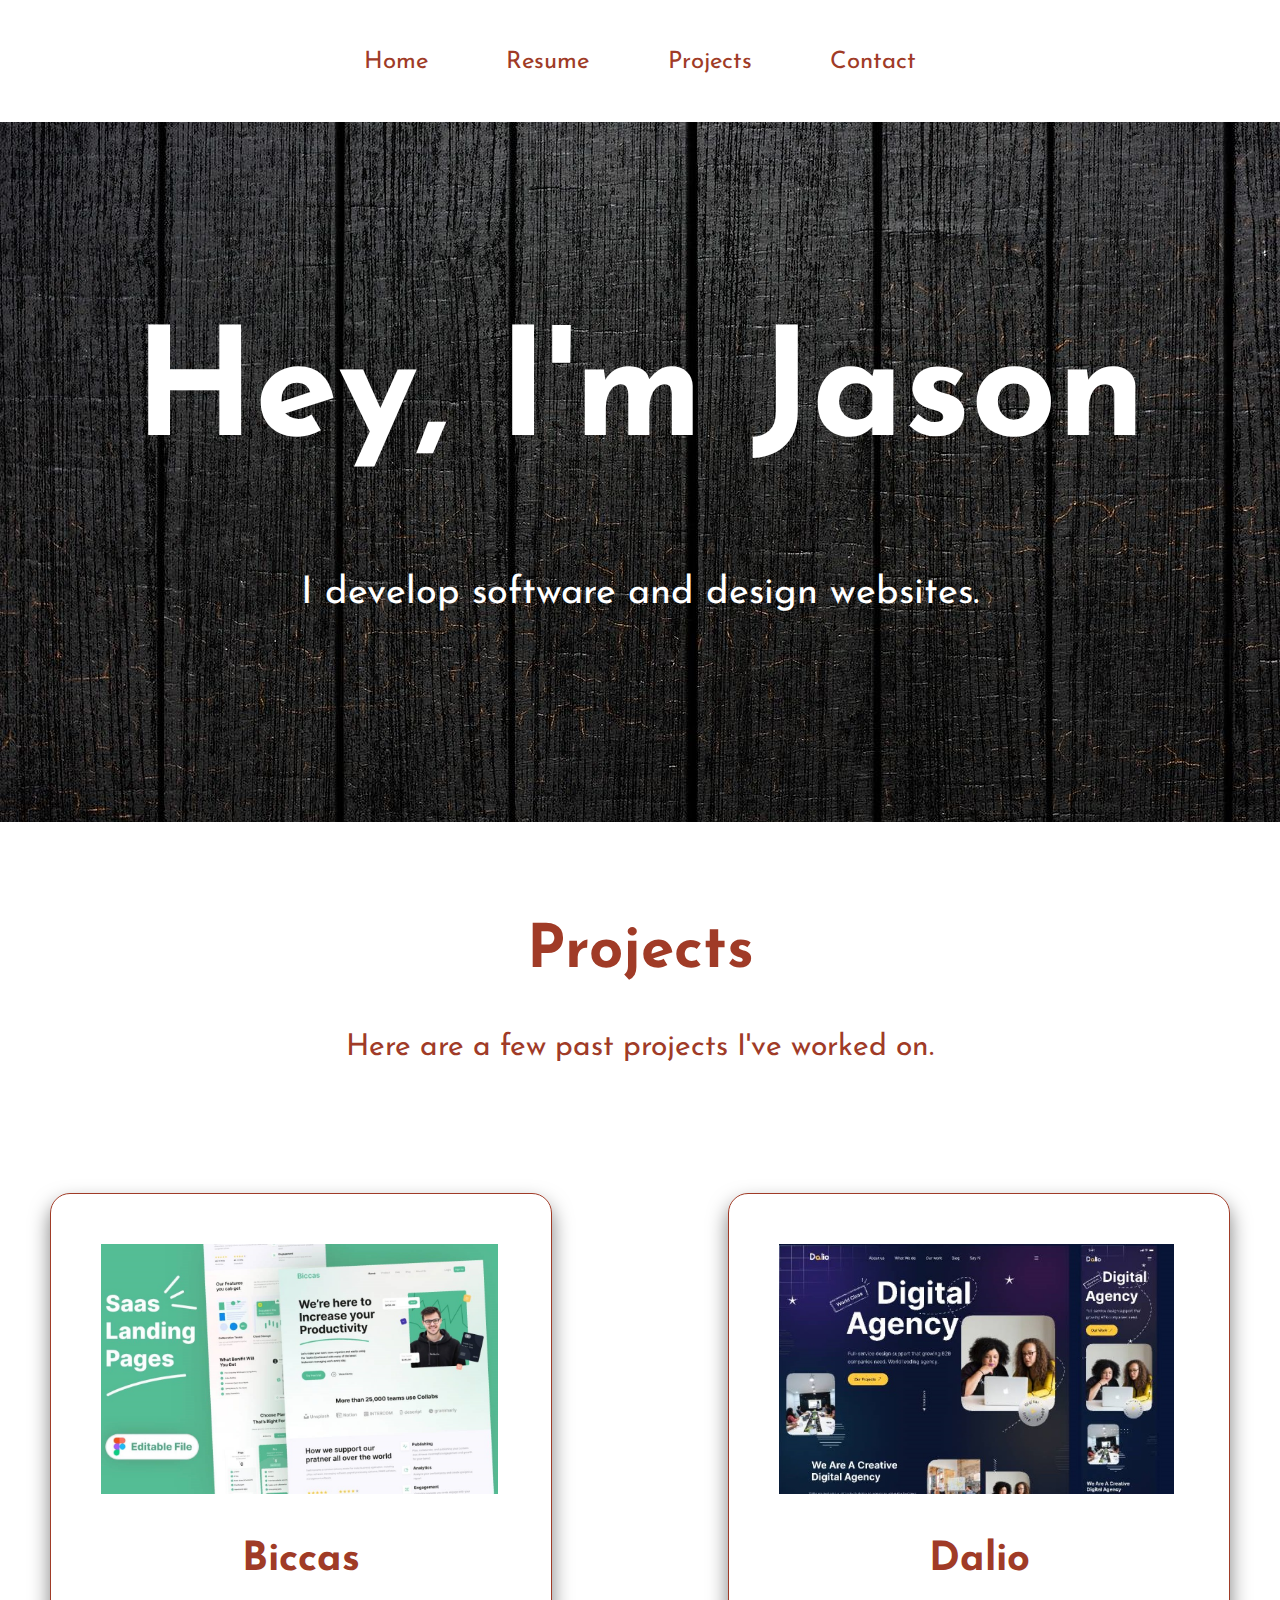
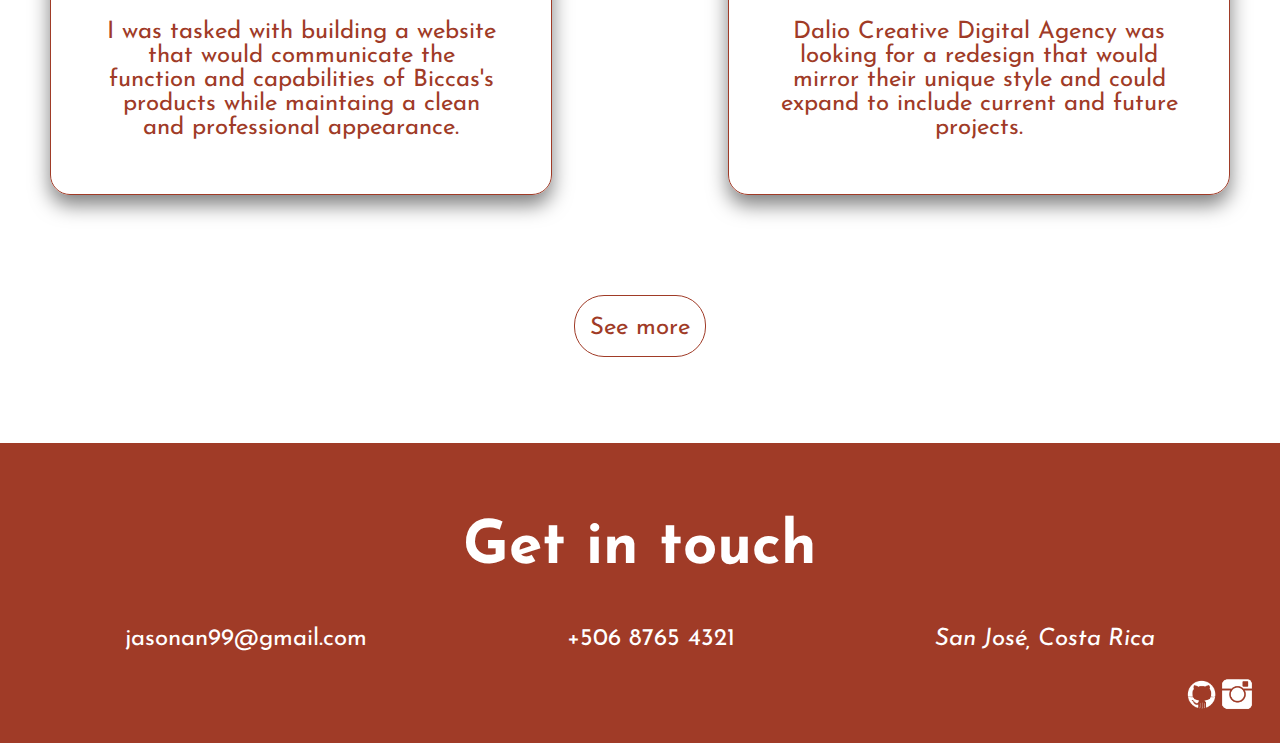
<file: index.html>
<!DOCTYPE html>
<html lang="en">
<head>
  <meta charset="UTF-8">
  <meta http-equiv="X-UA-Compatible" content="IE=edge">
  <meta name="viewport" content="width=device-width, initial-scale=1.0">
  <title>Portfolio - Jason Aguilar</title>
  <link rel="preconnect" href="https://fonts.googleapis.com">
  <link rel="preconnect" href="https://fonts.gstatic.com" crossorigin>
  <link href="https://fonts.googleapis.com/css2?family=Josefin+Sans:wght@400;700&display=swap" rel="stylesheet">
  <link rel="stylesheet" href="styles.css">
</head>
<body>
  <div class="wrap">
    <header>
      <nav>
        <a class="a-transparent" href="./index.html">Home</a>
        <a class="a-transparent" href="./resume/index.html">Resume</a>
        <a class="a-transparent" href="./projects/index.html">Projects</a>
        <a class="a-transparent" href="./contact/index.html">Contact</a>
      </nav>
    </header>
    <main>
      <section class="head">
        <h1>Hey, I'm Jason</h1>
        <p class="p-head">I develop software and design websites.</p>
      </section>
      <section class="div-projects">
        <h2>Projects</h2>
        <p class="p-principal">Here are a few past projects I've worked on.</p>
      </section>
      <section class="projects-index">
        <div class="two-projects">
          <a href="./images/biccas.jpg" rel="noopener noreferrer">
            <div class="projects-box">
              <img class="img" src="./images/biccas.jpg" alt="">
              <h3 class="h3-projects">Biccas</h3>
              <p class="p-projects">I was tasked with building a website that would communicate the function and capabilities of Biccas's products while maintaing a clean and professional appearance.</p>
            </div>
          </a>
          <a href="./images/dalio.jpg" rel="noopener noreferrer">
            <div class="projects-box">
              <img class="img" src="./images/dalio.jpg" alt="">
              <h3 class="h3-projects">Dalio</h3>
              <p class="p-projects">Dalio Creative Digital Agency was looking for a redesign that would mirror their unique style and could expand to include current and future projects.</p>
            </div>
          </a>
        </div>
        <div class="div-btn">
          <a class="button" href="./projects/index.html">See more</a>
        </div>
      </section>
    </main>
    <footer>
      <h2>Get in touch</h2>
      <div class="contact">
        <a class="a-footer" href="mailto:jasonan99@gmail.com">jasonan99@gmail.com</a>
        <a class="a-footer" href="tel:+50687654321">+506 8765 4321</a>
        <address>San José, Costa Rica</address>
      </div>
      <div class="media">
        <a href="https://github.com/JasonAN99" rel="noopener noreferrer"><img class="social" src="./images/github.jpg" alt=""><span class="visually-hidden">Follow me on github @JasonAN99</span></a>
        <a href="https://www.instagram.com/jasonaguilarn/" rel="noopener noreferrer"><img class="social" src="./images/instagram.jpg" alt=""><span class="visually-hidden">Follow me on instagram @jasonaguilarn</span></a>
      </div>
    </footer>
  </div>
</body>
</html>
</file>
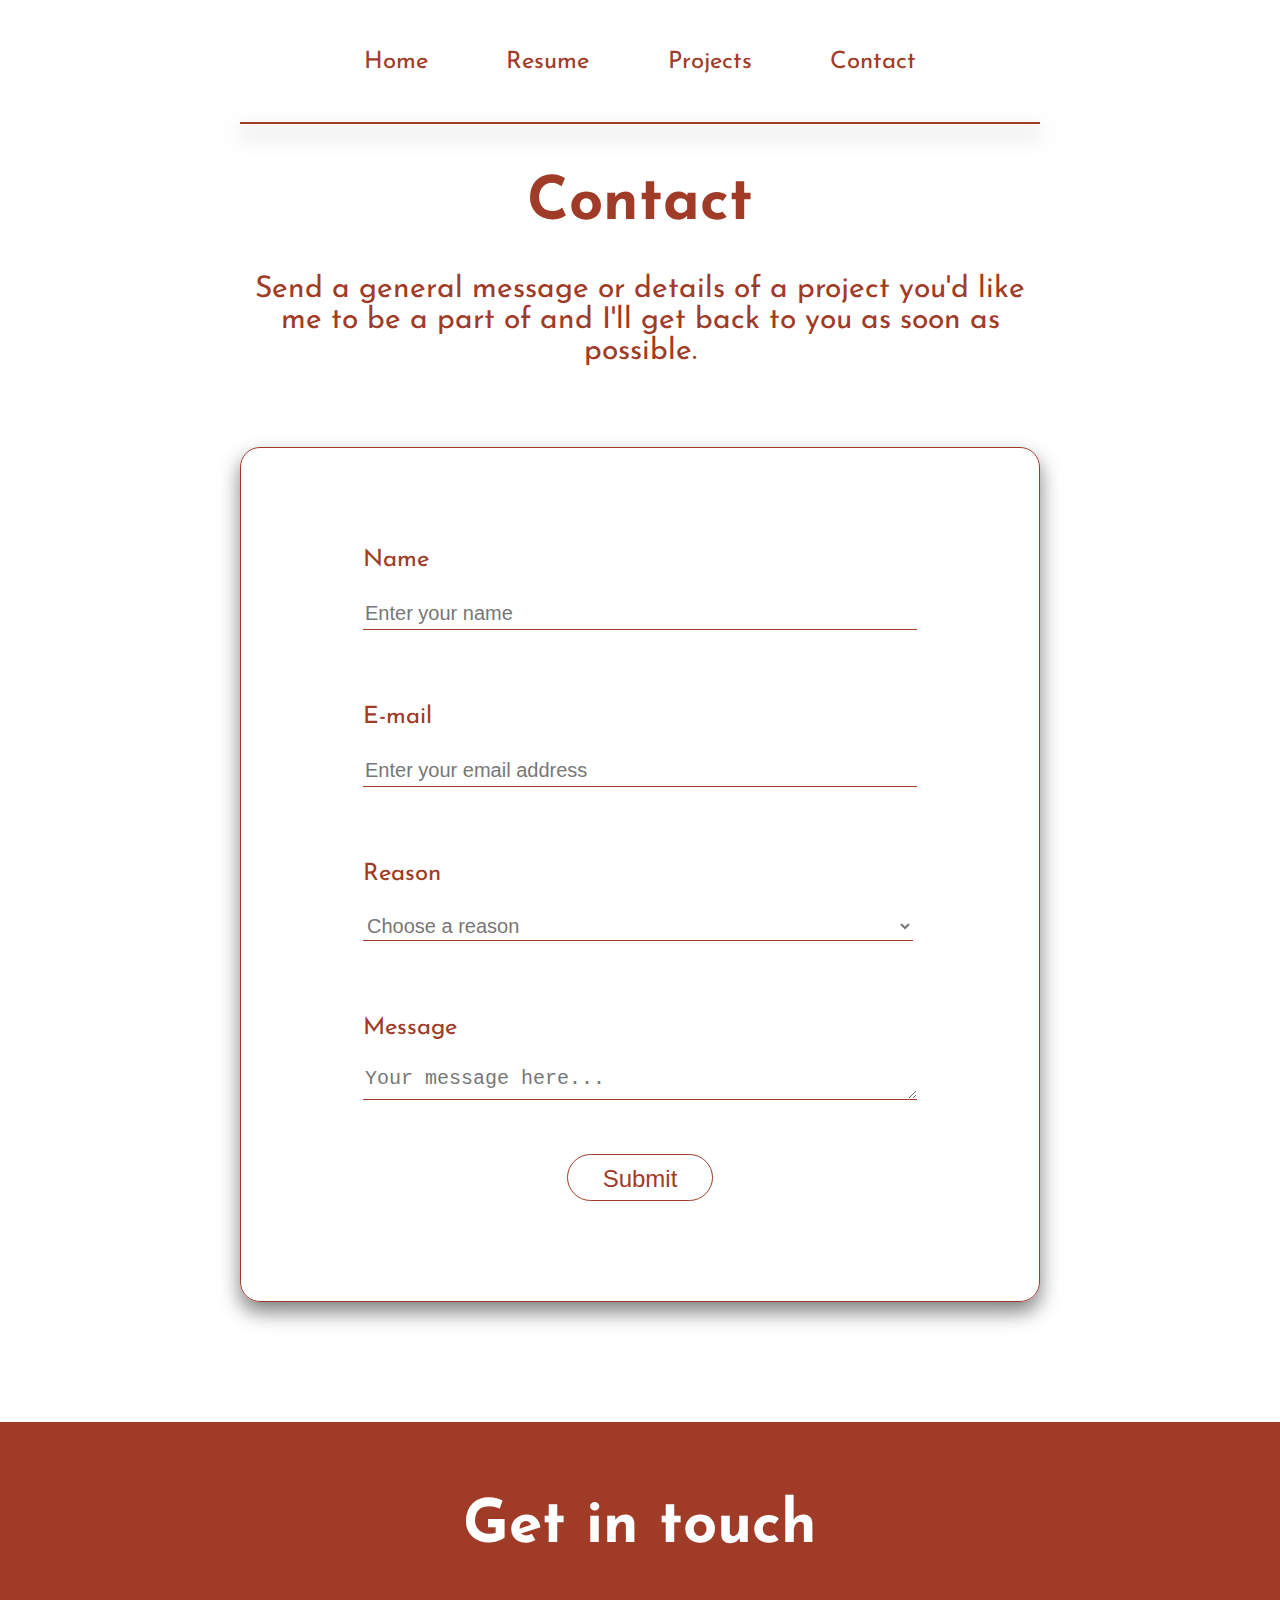
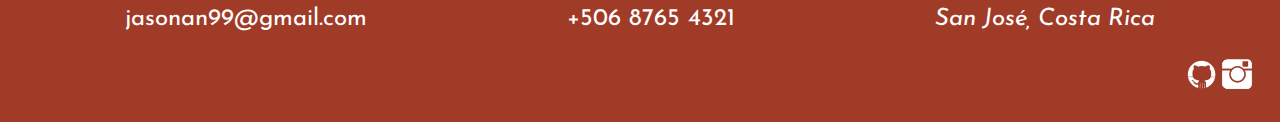
<file: contact/index.html>
<!DOCTYPE html>
<html lang="en">
<head>
  <meta charset="UTF-8">
  <meta http-equiv="X-UA-Compatible" content="IE=edge">
  <meta name="viewport" content="width=device-width, initial-scale=1.0">
  <title>Contact - Jason Aguilar</title>
  <link rel="preconnect" href="https://fonts.googleapis.com">
  <link rel="preconnect" href="https://fonts.gstatic.com" crossorigin>
  <link href="https://fonts.googleapis.com/css2?family=Josefin+Sans:wght@400;700&display=swap" rel="stylesheet">
  <link rel="stylesheet" href="../styles.css">
</head>
<body>
  <div class="wrap">
    <header>
      <nav>
        <a class="a-transparent" href="../index.html">Home</a>
        <a class="a-transparent" href="../resume/index.html">Resume</a>
        <a class="a-transparent" href="../projects/index.html">Projects</a>
        <a class="a-transparent" href="./index.html">Contact</a>
      </nav>
    </header>
    <main class="main-sections">
      <div class="div-contact">
        <section>
          <hr class="hr-no-margin">
          <h1 class="h1-not-index">Contact</h1>
          <P class="p-principal">Send a general message or details of a project you'd like me to be a part of and I'll get back to you as soon as possible.</P>
        </section>
        <div class="div-form">
          <form action="" method="get">
            <div>
              <label for="name">Name</label>
              <input type="text" id="name" name="name" placeholder="Enter your name">
            </div>
            <div>
              <label for="email">E-mail</label>
              <input type="email" id="email" name="email" placeholder="Enter your email address">
            </div>
            <div>
              <label for="reason">Reason</label>
              <select name="reason" id="reason">
                <option value="" disabled selected hidden>Choose a reason</option>
                <option value="details">Details of a project</option>
                <option value="general">General Message</option>
                <option value="greetings">Greetings</option>
              </select>
            </div>
            <div>
              <label for="message">Message</label>
              <textarea id="message" name="message" rows="5" cols="30" placeholder="Your message here..."></textarea>
            </div>
            <div class="div-submit">
              <button class="submit" type="submit">Submit</button>
            </div>
          </form>
        </div>
      </div>
    </main>
    <footer>
      <h2>Get in touch</h2>
      <div class="contact">
        <a class="a-footer" href="mailto:jasonan99@gmail.com">jasonan99@gmail.com</a>
        <a class="a-footer" href="tel:+50687654321">+506 8765 4321</a>
        <address>San José, Costa Rica</address>
      </div>
      <div class="media">
        <a href="https://github.com/JasonAN99" rel="noopener noreferrer"><img class="social" src="../images/github.jpg" alt=""><span class="visually-hidden">Follow me on github @JasonAN99</span></a>
        <a href="https://www.instagram.com/jasonaguilarn/" rel="noopener noreferrer"><img class="social" src="../images/instagram.jpg" alt=""><span class="visually-hidden">Follow me on instagram @jasonaguilarn</span></a>
      </div>
    </footer>
  </div>
</body>
</html>
</file>
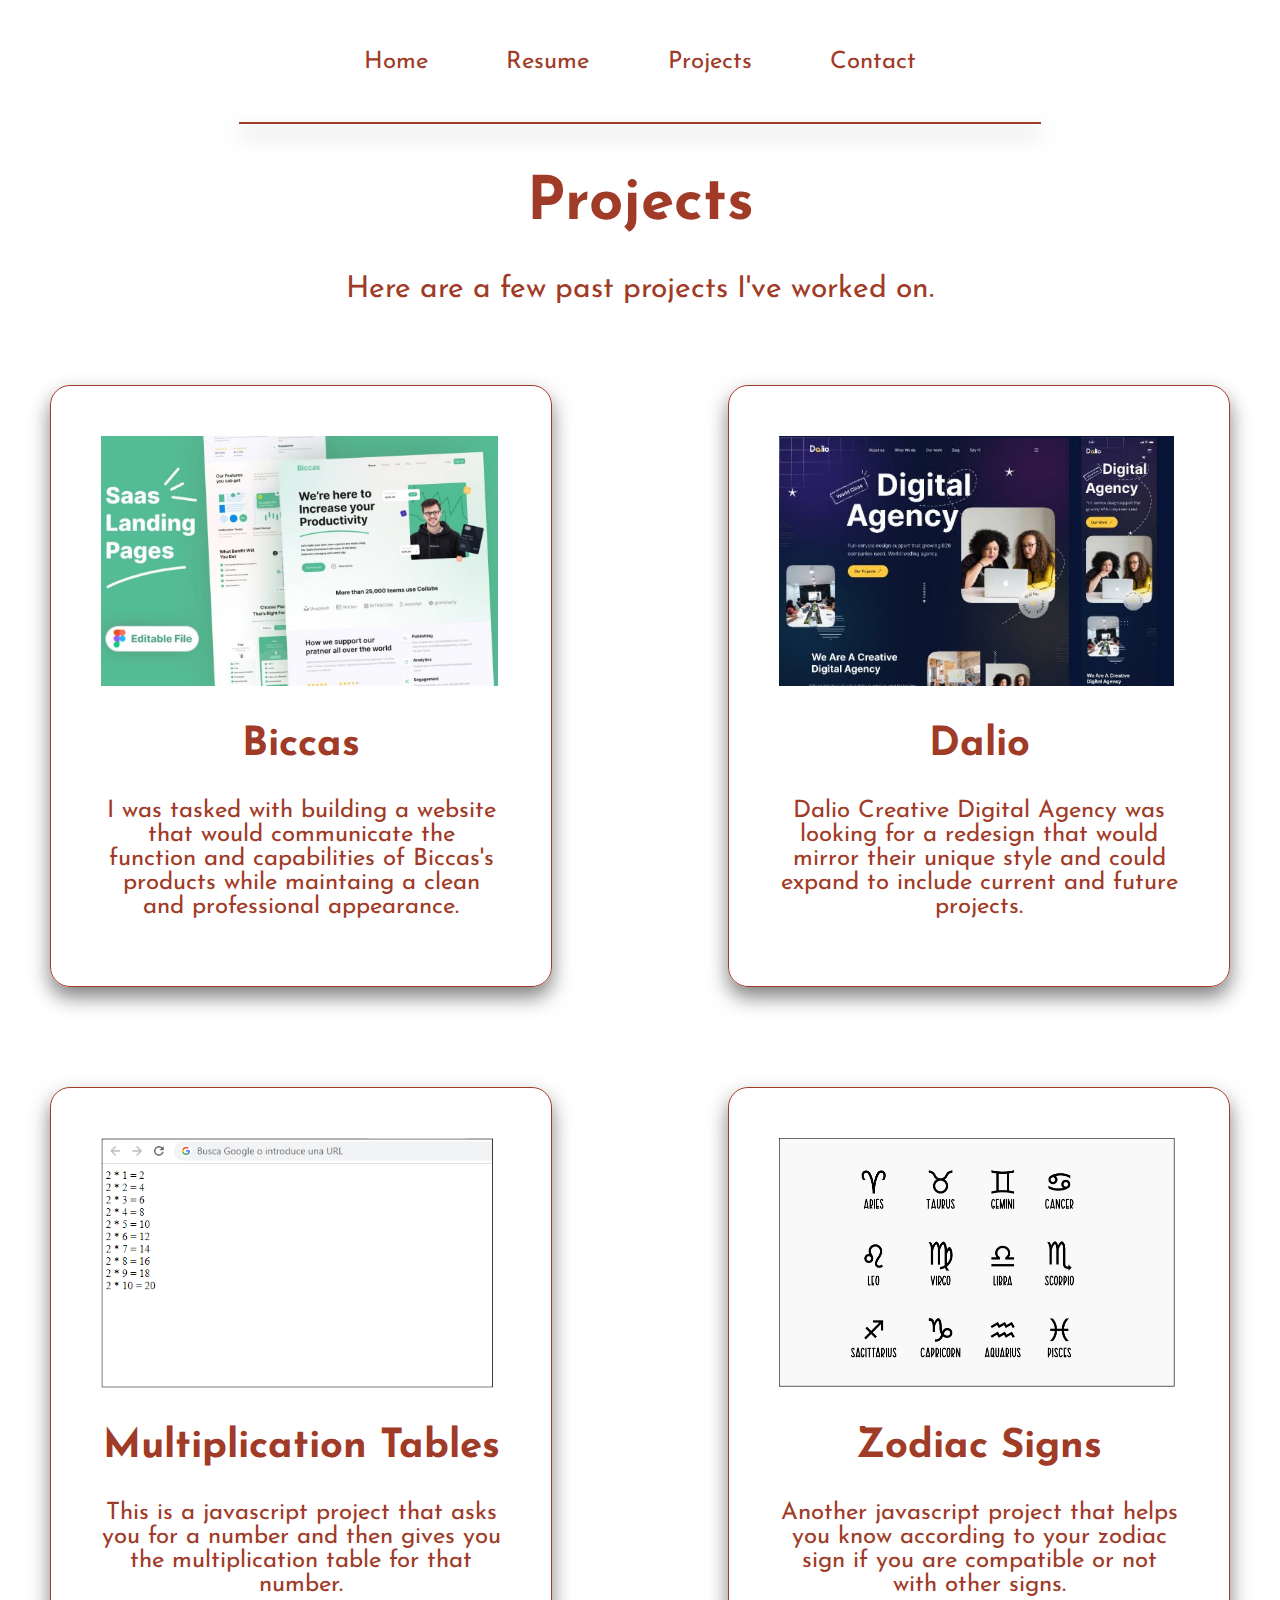
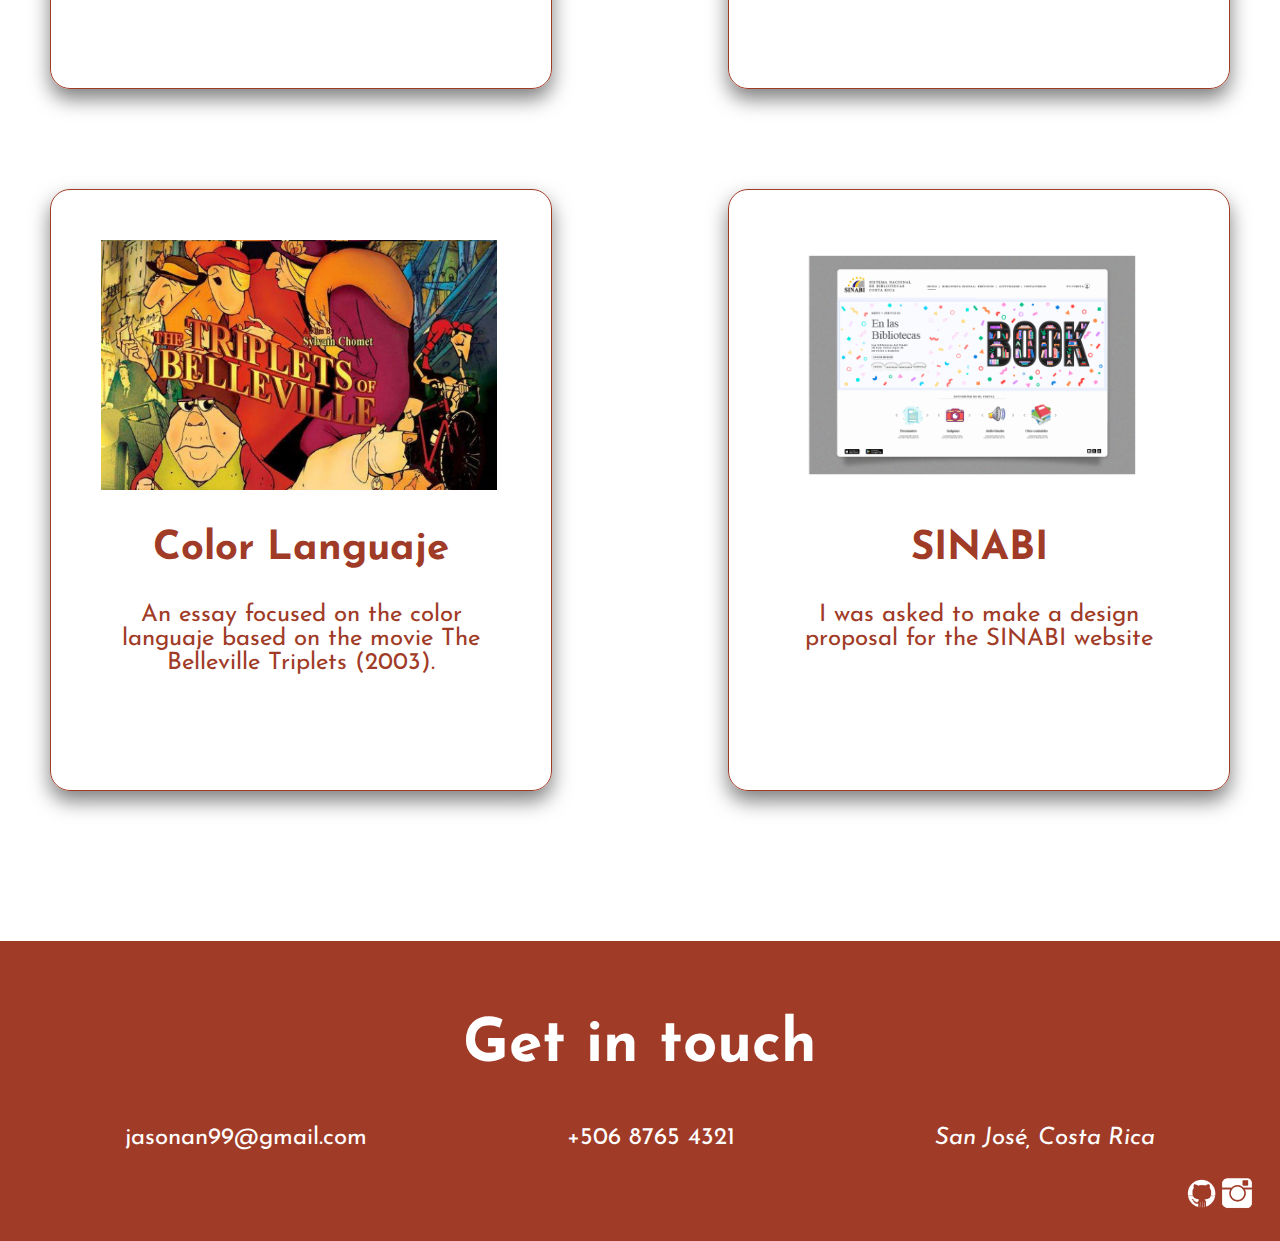
<file: projects/index.html>
<!DOCTYPE html>
<html lang="en">
<head>
  <meta charset="UTF-8">
  <meta http-equiv="X-UA-Compatible" content="IE=edge">
  <meta name="viewport" content="width=device-width, initial-scale=1.0">
  <title>Projects - Jason Aguilar</title>
  <link rel="preconnect" href="https://fonts.googleapis.com">
  <link rel="preconnect" href="https://fonts.gstatic.com" crossorigin>
  <link href="https://fonts.googleapis.com/css2?family=Josefin+Sans:wght@400;700&display=swap" rel="stylesheet">
  <link rel="stylesheet" href="../styles.css">
</head>
<body>
  <div class="wrap">
    <header>
      <nav>
        <a class="a-transparent" href="../index.html">Home</a>
        <a class="a-transparent" href="../resume/index.html">Resume</a>
        <a class="a-transparent" href="./index.html">Projects</a>
        <a class="a-transparent" href="../contact/index.html">Contact</a>
      </nav>
    </header>
    <main>
      <section>
        <hr>
        <h1 class="h1-projects">Projects</h1>
        <p class="p-principal">Here are a few past projects I've worked on.</p>
        <div class="projects first-projects">
          <div class="two-projects">
            <a href="../images/biccas.jpg" rel="noopener noreferrer">
              <div class="projects-box">
                <img class="img" src="../images/biccas.jpg" alt="">
                <h2 class="h2-projects">Biccas</h2>
                <p class="p-projects">I was tasked with building a website that would communicate the function and capabilities of Biccas's products while maintaing a clean and professional appearance.</p>
              </div>
            </a>
            <a href="../images/dalio.jpg" rel="noopener noreferrer">
              <div class="projects-box">
                <img class="img" src="../images/dalio.jpg" alt="">
                <h2 class="h2-projects">Dalio</h2>
                <p class="p-projects">Dalio Creative Digital Agency was looking for a redesign that would mirror their unique style and could expand to include current and future projects.</p>
            </div>
            </a>
          </div>
        </div>
        <div class="projects">
          <div class="two-projects">
            <a href="../images/tables.png" rel="noopener noreferrer">
              <div class="projects-box">
                <img class="img" src="../images/tables.png" alt="">
                <h2 class="h2-projects">Multiplication Tables</h2>
                <p class="p-projects">This is a javascript project that asks you for a number and then gives you the multiplication table for that number.</p>
              </div>
            </a>
            <a href="../images/signs.png" rel="noopener noreferrer">
              <div class="projects-box">
                  <img class="img" src="../images/signs.png" alt="">
                  <h2 class="h2-projects">Zodiac Signs</h2>
                  <p class="p-projects">Another javascript project that helps you know according to your zodiac sign if you are compatible or not with other signs.</p>
              </div>
            </a>
          </div>
        </div>
        <div class="projects last-projects">
          <div class="two-projects">
            <a href="https://medium.com/@jasonan99/lenguaje-del-color-trillizas-de-belleville-2003-3afec06198de" rel="noopener noreferrer">
              <div class="projects-box">
                <img class="img" src="../images/belleville.jpg" alt="">
                <h2 class="h2-projects">Color Languaje</h2>
                <p class="p-projects">An essay focused on the color languaje based on the movie The Belleville Triplets (2003).</p>
              </div>
            </a>
            <a href="../images/sinabi.png" rel="noopener noreferrer">
              <div class="projects-box">
                <img class="img" src="../images/sinabi.png" alt="">
                <h2 class="h2-projects">SINABI</h2>
                <p class="p-projects">I was asked to make a design proposal for the SINABI website</p>
              </div>
            </a>
          </div>
        </div>
      </section>
    </main>
    <footer>
      <h2>Get in touch</h2>
      <div class="contact">
        <a class="a-footer" href="mailto:jasonan99@gmail.com">jasonan99@gmail.com</a>
        <a class="a-footer" href="tel:+50687654321">+506 8765 4321</a>
        <address>San José, Costa Rica</address>
      </div>
      <div class="media">
        <a href="https://github.com/JasonAN99" rel="noopener noreferrer"><img class="social" src="../images/github.jpg" alt=""><span class="visually-hidden">Follow me on github @JasonAN99</span></a>
        <a href="https://www.instagram.com/jasonaguilarn/" rel="noopener noreferrer"><img class="social" src="../images/instagram.jpg" alt=""><span class="visually-hidden">Follow me on instagram @jasonaguilarn</span></a>
      </div>
    </footer>
  </div>
</body>
</html>
</file>
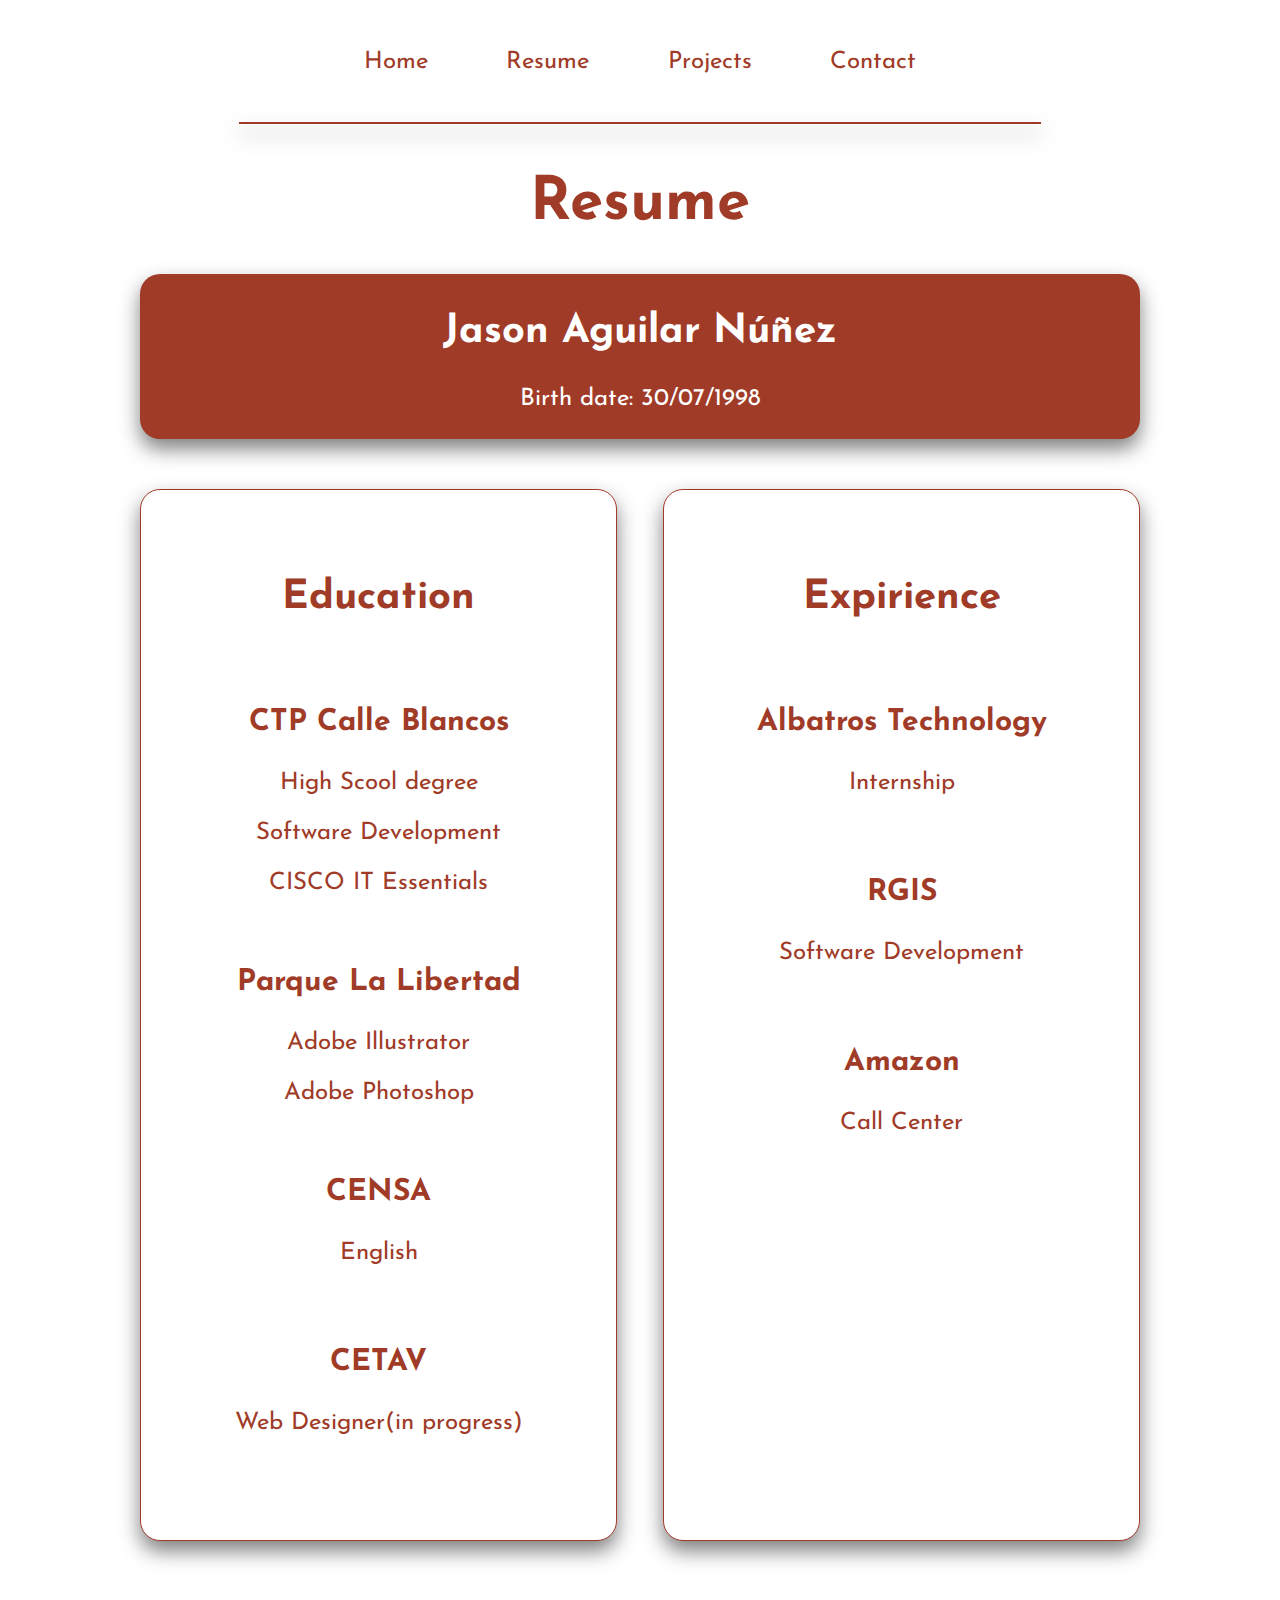
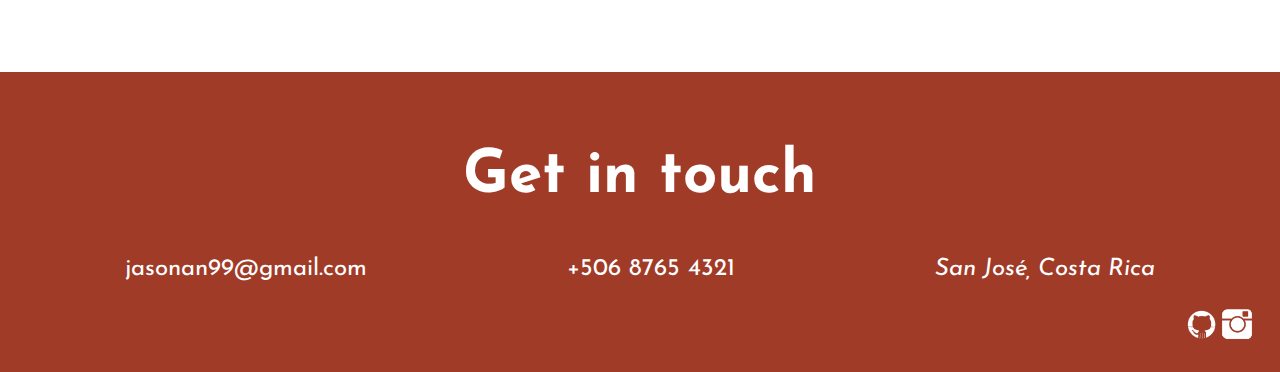
<file: resume/index.html>
<!DOCTYPE html>
<html lang="en">
<head>
  <meta charset="UTF-8">
  <meta http-equiv="X-UA-Compatible" content="IE=edge">
  <meta name="viewport" content="width=device-width, initial-scale=1.0">
  <title>Resume - Jason Aguilar</title>
  <link rel="preconnect" href="https://fonts.googleapis.com">
  <link rel="preconnect" href="https://fonts.gstatic.com" crossorigin>
  <link href="https://fonts.googleapis.com/css2?family=Josefin+Sans:wght@400;700&display=swap" rel="stylesheet">
  <link rel="stylesheet" href="../styles.css">
</head>
<body>
  <div class="wrap">
    <header>
      <nav>
        <a class="a-transparent" href="../index.html">Home</a>
        <a class="a-transparent" href="./index.html">Resume</a>
        <a class="a-transparent" href="../projects/index.html">Projects</a>
        <a class="a-transparent" href="../contact/index.html">Contact</a>
      </nav>
    </header>
    <main class="main-sections">
      <div class="div-resume">
        <hr class="hr-no-margin">
        <h1 class="h1-not-index">Resume</h1>
        <section class="name">
          <h2 class="h2-resume" >Jason Aguilar Núñez</h2>
          <p class="h-no-mergin">Birth date: 30/07/1998</p>
        </section>
        <div class="div-edu-exp">
          <section class="edu-exp">
            <h2 class="h2-resume" >Education</h2>
            <div>
              <h3 class="h3-resume">CTP Calle Blancos</h3>
              <ul>
                <li>High Scool degree</li>
                <li>Software Development</li>
                <li>CISCO IT Essentials</li>
              </ul>
            </div>
            <div>
              <h3 class="h3-resume">Parque La Libertad</h3>
              <ul>
                <li>Adobe Illustrator</li>
                <li>Adobe Photoshop</li>
              </ul>
            </div>
            <div>
              <h3 class="h3-resume">CENSA</h3>
              <p class="p-margin">English</p>
            </div>
            <div>
              <h3 class="h3-resume h-no-mergin">CETAV</h3>
              <p class="p-margin">Web Designer(in progress)</p>
            </div>
          </section>
          <section class="edu-exp">
            <h2 class="h2-resume" >Expirience</h2>
            <div>
              <h3 class="h3-resume">Albatros Technology</h3>
              <p class="p-margin">Internship</p>
            </div>
            <div>
              <h3 class="h3-resume h-no-mergin">RGIS</h3>
              <p class="p-margin">Software Development</p>
            </div>
            <div>
              <h3 class="h3-resume h-no-mergin">Amazon</h3>
              <p class="p-margin">Call Center</p>
            </div>
          </section>
        </div>
      </div>
    </main>
    <footer>
      <h2>Get in touch</h2>
      <div class="contact">
        <a class="a-footer" href="mailto:jasonan99@gmail.com">jasonan99@gmail.com</a>
        <a class="a-footer" href="tel:+50687654321">+506 8765 4321</a>
        <address>San José, Costa Rica</address>
      </div>
      <div class="media">
        <a href="https://github.com/JasonAN99" rel="noopener noreferrer"><img class="social" src="../images/github.jpg" alt=""><span class="visually-hidden">Follow me on github @JasonAN99</span></a>
        <a href="https://www.instagram.com/jasonaguilarn/" rel="noopener noreferrer"><img class="social" src="../images/instagram.jpg" alt=""><span class="visually-hidden">Follow me on instagram @jasonaguilarn</span></a>
      </div>
    </footer>
  </div>
</body>
</html>
</file>
<file: styles.css>
body {
  font-family: 'Josefin Sans', Arial, Helvetica, sans-serif;
  background: #FFFFFF;
  font-weight: 400;
  color: #a03b27;
  margin: 0 auto;
  width: 100%;
}

a {
  font-size: 24px;
  text-decoration: none;
  color: #a03b27;
}

nav {
  font-size: 24px;
  background-color: transparent;
  display: flex;
  justify-content: space-between;
  max-width: 553px;
  margin: 50px auto;
  height: 22px;
}

hr {
  border: 1px solid #a03b27;
  box-shadow: 0px 10px 20px rgba(0, 0, 0, 0.5);
  max-width: 800px;
}

h1 {
  font-size: 150px;
  font-weight: 700;
  margin-top: 50px;
  color: #FFFFFF;
  display: flex;
  justify-content: center;
}

h2 {
  font-size: 60px;
  font-weight: 700;
  display: flex;
  justify-content: center;
}

h3 {
  font-size: 40px;
  font-weight: 700;
}

p {
  font-size: 24px;
  padding-bottom: 50px;
}

footer {
  background: #a03b27;
  height: 250px;
  padding: 25px;
  color: #FFFFFF;
}

address {
  font-size: 24px;
}

label {
  font-size: 24px;
  display: block;
}

input {
  width: 550px;
  height: 30px;
  background: transparent;
  border: none;
  border-bottom: 1px solid #a03b27;
  outline: none;
  font-size: 20px;
  color: #000;
  margin: 25px 0 75px;
}

select {
  width: 550px;
  height: 30px;
  background: transparent;
  border: none;
  border-bottom: 1px solid #a03b27;
  outline: none;
  font-size: 20px;
  color: #777;
  margin: 25px 0 75px;
}

textarea {
  width: 550px;
  height: 30px;
  background: transparent;
  border: none;
  border-bottom: 1px solid #a03b27;
  outline: none;
  font-size: 20px;
  color: #000;
  margin-top: 25px;
}

ul {
  margin-bottom: 50px;
  margin-top: -20px;
}

li {
  font-size: 24px;
  list-style: none;
  text-align: center;
  margin-left: -40px;
}

.button:hover {
  background: #a03b27;
  color: #FFFFFF;
}

.submit:hover
{
  background: #a03b27;
  color: #FFFFFF;
}

.projects-box:hover {
  background: #a03b27;
  color: #FFFFFF;
}

.a-transparent:hover {
  color: #000;
}

option:not(:first-of-type) {
  color: #000;
}

::placeholder {
  color: #777;
  font-size: 20px;
}

.wrap {
  max-width: 1400px;
}

.visually-hidden {
  clip: rect(0 0 0 0);
  clip-path: inset(50%);
  height: 1px;
  overflow: hidden;
  position: absolute;
  white-space: nowrap;
  max-width: 1px;
}

.a-transparent {
  background-color: transparent;
  color:#a03b27;
}

.head {
  height: 400px;
  background-image: url(./images/bg.jpg);
  background-repeat: no-repeat;
  margin: 0 auto;
  padding: 150px 50px;
}

.p-head {
  font-size: 38px;
  color: #FFFFFF;
  display: flex;
  justify-content: center;
}

.div-projects {
  margin-top: 100px;
}

.p-principal {
  display: flex;
  justify-content: center;
  font-size: 30px;
  text-align: center;
}

.projects-index {
  min-height: 900px;
}

.two-projects {
  display: flex;
  justify-content: space-between;
  padding: 50px;
}

.projects-box {
  max-width: 400px;
  height: 500px;
  border: 1px solid #a03b27;
  border-radius: 20px;
  padding: 50px;
  box-shadow: 0px 10px 20px rgba(0, 0, 0, 0.5);
}

.img {
  max-width: 500px;
  height: 250px;
}

.h3-projects {
  display: flex;
  justify-content: center;
}

.p-projects {
  display: flex;
  justify-content: center;
  text-align: center;
}

.button {
  background: #FFFFFF;
  color: #a03b27;
  border: 1px solid #a03b27;
  border-radius: 30px;
  text-align: center;
  padding: 20px 15px 0 15px;
  font-size: 24px;
  max-width: 150px;
  height: 40px;
}

.div-btn {
  height: 100px;
  margin-top: 50px;
  display: flex;
  justify-content: center;
}

.a-footer {
  color: #FFFFFF;
}

.social {
  max-width: 200x;
  height: 35px;
}

.contact {
  height: 50px;
  display: flex;
  justify-content:space-around
}

.media {
  display: flex;
  justify-content: right;
}

.main-sections {
  display: flex;
  justify-content: center;
}

.div-contact {
  max-width: 800px;
  height: 1100px;
  padding: 50px 200px;
  margin-bottom: 100px;
}

.div-form {
  display: flex;
  justify-content: center;
  border: 1px solid #a03b27;
  border-radius: 20px;
  padding: 100px;
  box-shadow: 0px 10px 20px rgba(0, 0, 0, 0.5);
}

.h1-not-index {
  font-size: 60px;
  color: #a03b27;
}

.div-submit {
  display: flex;
  justify-content: center;
}

.submit {
  background: #FFFFFF;
  color: #a03b27;
  border: 1px solid #a03b27;
  border-radius: 30px;
  text-align: center;
  padding: 10px 35px 35px;
  font-size: 24px;
  max-width: 150px;
  height: 40px;
  margin-top: 50px;
  cursor: pointer;
}

.h2-resume {
  font-size: 40px;
  margin-bottom: 75px;
}

.h-no-mergin {
  margin-top: -40px;
}

.h3-resume {
  font-size: 30px;
}

.hr-no-margin {
  margin-top: -50px;
}

.p-margin {
  margin-bottom: 50px;
  margin-top: -20px;
}

.div-resume {
  width: 1000px;
  height: 1350px;
  padding: 50px;
  margin-bottom: 100px;
}

.name {
  background-color: #a03b27;
  max-width: 1000px;
  height: 100px;
  border-radius: 20px;
  padding: 5px 50px 60px;
  box-shadow: 0px 10px 20px rgba(0, 0, 0, 0.5);
  margin-bottom: 50px;
  color: #FFFFFF;
  text-align: center;
}

.div-edu-exp {
  display: flex;
  justify-content: space-between;
}

.edu-exp {
  background-color: #FFFFFF;
  width: 375px;
  height: 950px;
  border-radius: 20px;
  padding: 50px;
  border: 1px solid #a03b27;
  box-shadow: 0px 10px 20px rgba(0, 0, 0, 0.5);
  margin-bottom: 100px;
  color: #a03b27;
  line-height: 50px;
  text-align: center;
}

.h1-projects {
  font-size: 60px;
  color: #a03b27;
  margin-top: 50px;
}

.h2-projects {
  font-size: 40px;
}

.projects {
  min-height: 700px;
}

.first-projects {
  margin-top: -50px;
}

.last-projects {
  margin-bottom: 100px;
}
</file>
